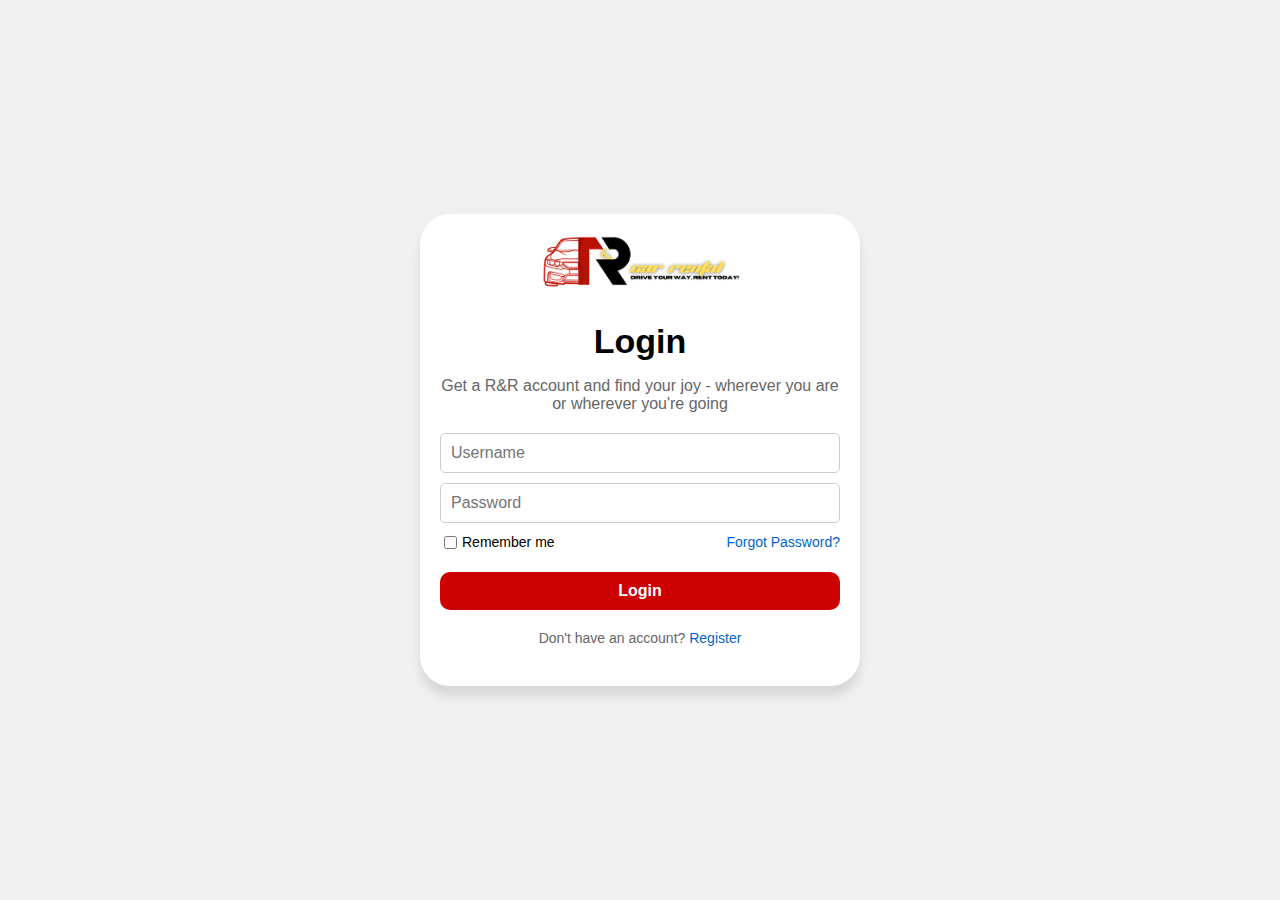
<file: index.html>
<!DOCTYPE html>
<html lang="en">
<head>
    <meta charset="UTF-8">
    <meta name="viewport" content="width=device-width, initial-scale=1.0">
    <title>Login</title>
    <link rel="stylesheet" href="login.css">
</head>
<body>
    <div class="login-container">
        <div class="form-box login-box">
            <img src="NL.png" alt="R&R Car Rental Logo" class="logo">
            <h2>Login</h2>
            <p>Get a R&R account and find your joy - wherever you are or wherever you're going</p>
            <form id="login-form" method="post" action="login.php">
                <input type="text" name="username" placeholder="Username" required>
                <input type="password" name="password" placeholder="Password" required>
                <div class="options">
                    <label>
                        <input type="checkbox" name="remember">
                        Remember me
                    </label>
                    <a href="#" class="forgot-password">Forgot Password?</a>
                </div>
                <button type="submit" class="login-button">Login</button>
            </form>
            <p class="register-link">Don't have an account? <a href="#" id="show-register">Register</a></p>
        </div>

        <div class="form-box register-box" style="display: none;">
            <img src="NL.png" alt="R&R Car Rental Logo" class="logo">
            <h2>Register</h2>
            <p>Create your R&R account and start your journey with us!</p>
            <form id="register-form" method="post" action="signup.php">
                <input type="text" name="username" placeholder="Username" required>
                <input type="email" name="email" placeholder="Email" required>
                <input type="password" name="password" placeholder="Password" required>
                <input type="password" name="confirm-password" placeholder="Confirm Password" required>
                <button type="submit" class="login-button">Register</button>
            </form>
            <p class="register-link">Already have an account? <a href="#" id="show-login">Login</a></p>
        </div>
    </div>

    <script>
        const showRegister = document.getElementById('show-register');
        const showLogin = document.getElementById('show-login');
        const loginBox = document.querySelector('.login-box');
        const registerBox = document.querySelector('.register-box');

        showRegister.addEventListener('click', () => {
            loginBox.style.display = 'none';
            registerBox.style.display = 'block';
        });

        showLogin.addEventListener('click', () => {
            registerBox.style.display = 'none';
            loginBox.style.display = 'block';
        });
    </script>
</body>
</html>
</file>
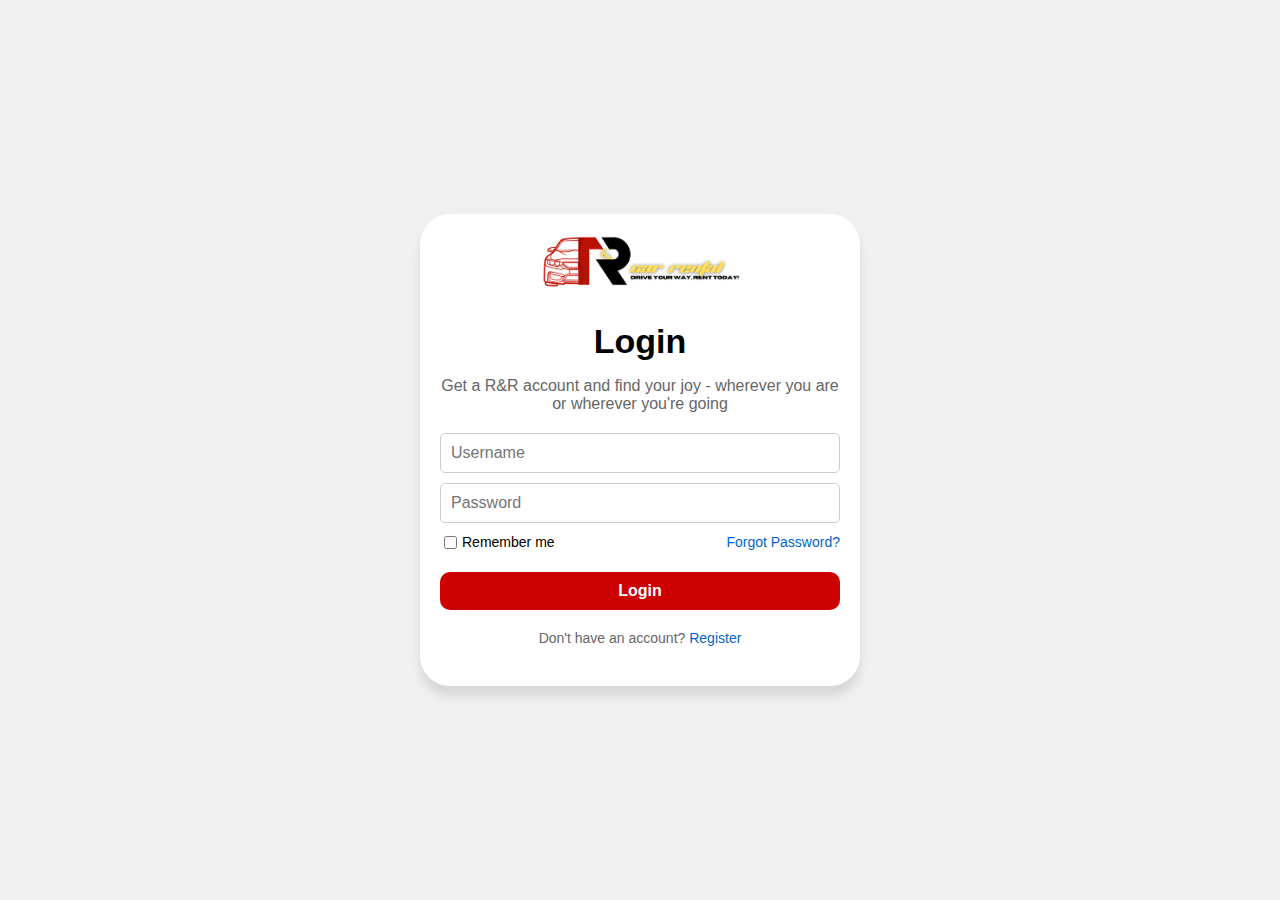
<file: login.html>
<!DOCTYPE html>
<html lang="en">
<head>
   <meta charset="UTF-8">
   <meta name="viewport" content="width=device-width, initial-scale=1.0">
   <title>Login</title>
   <link rel="stylesheet" href="login.css">
</head>
<body>
   <div class="login-container">
       <div class="form-box login-box">
           <img src="NL.png" alt="R&R Car Rental Logo" class="logo">
           <h2>Login</h2>
           <p>Get a R&R account and find your joy - wherever you are or wherever you're going</p>
           <form id="login-form">
               <input type="text" id="login-username" name="username" placeholder="Username" required>
               <input type="password" id="login-password" name="password" placeholder="Password" required>
               <div class="options">
                   <label>
                       <input type="checkbox" id="remember" name="remember">
                       Remember me
                   </label>
                   <a href="#" class="forgot-password">Forgot Password?</a>
               </div>
               <button type="submit" class="login-button">Login</button>
           </form>
           <p class="register-link">Don't have an account? <a href="#" id="show-register">Register</a></p>
           <div id="login-error" style="color: red; display: none;"></div>
       </div>

       <div class="form-box register-box" style="display: none;">
           <img src="NL.png" alt="R&R Car Rental Logo" class="logo">
           <h2>Register</h2>
           <p>Create your R&R account and start your journey with us!</p>
           <form id="register-form" action="signup.php" method="post">
               <input type="text" name="username" placeholder="Username" required>
               <input type="email" name="email" placeholder="Email" required>
               <input type="password" name="password" placeholder="Password" required>
               <input type="password" name="confirm-password" placeholder="Confirm Password" required>
               <button type="submit" class="login-button">Register</button>
           </form>
           <p class="register-link">Already have an account? <a href="#" id="show-login">Login</a></p>
       </div>
   </div>

   <script>
       const showRegister = document.getElementById('show-register');
       const showLogin = document.getElementById('show-login');
       const loginBox = document.querySelector('.login-box');
       const registerBox = document.querySelector('.register-box');

       showRegister.addEventListener('click', () => {
           loginBox.style.display = 'none';
           registerBox.style.display = 'block';
       });

       showLogin.addEventListener('click', () => {
           registerBox.style.display = 'none';
           loginBox.style.display = 'block';
       });

       document.getElementById('login-form').addEventListener('submit', function(event) {
           event.preventDefault();
           const username = document.getElementById('login-username').value;
           const password = document.getElementById('login-password').value;
           const remember = document.getElementById('remember').checked;

           const xhr = new XMLHttpRequest();
           xhr.open('POST', 'login.php', true);
           xhr.setRequestHeader('Content-Type', 'application/x-www-form-urlencoded');
           xhr.onload = function() {
               console.log(`Response: ${xhr.responseText}`);
               if (xhr.status === 200) {
                   if (xhr.responseText === 'success') {
                       window.location.href = 'rnr.html';
                   } else {
                       document.getElementById('login-error').innerText = xhr.responseText;
                       document.getElementById('login-error').style.display = 'block';
                   }
               } else {
                   console.error('Request failed.  Returned status of ' + xhr.status);
               }
           };
           console.log(`Sending: username=${username}&password=${password}&remember=${remember}`);
           xhr.send(`username=${username}&password=${password}&remember=${remember}`);
       });
   </script>
</body>
</html>
</file>
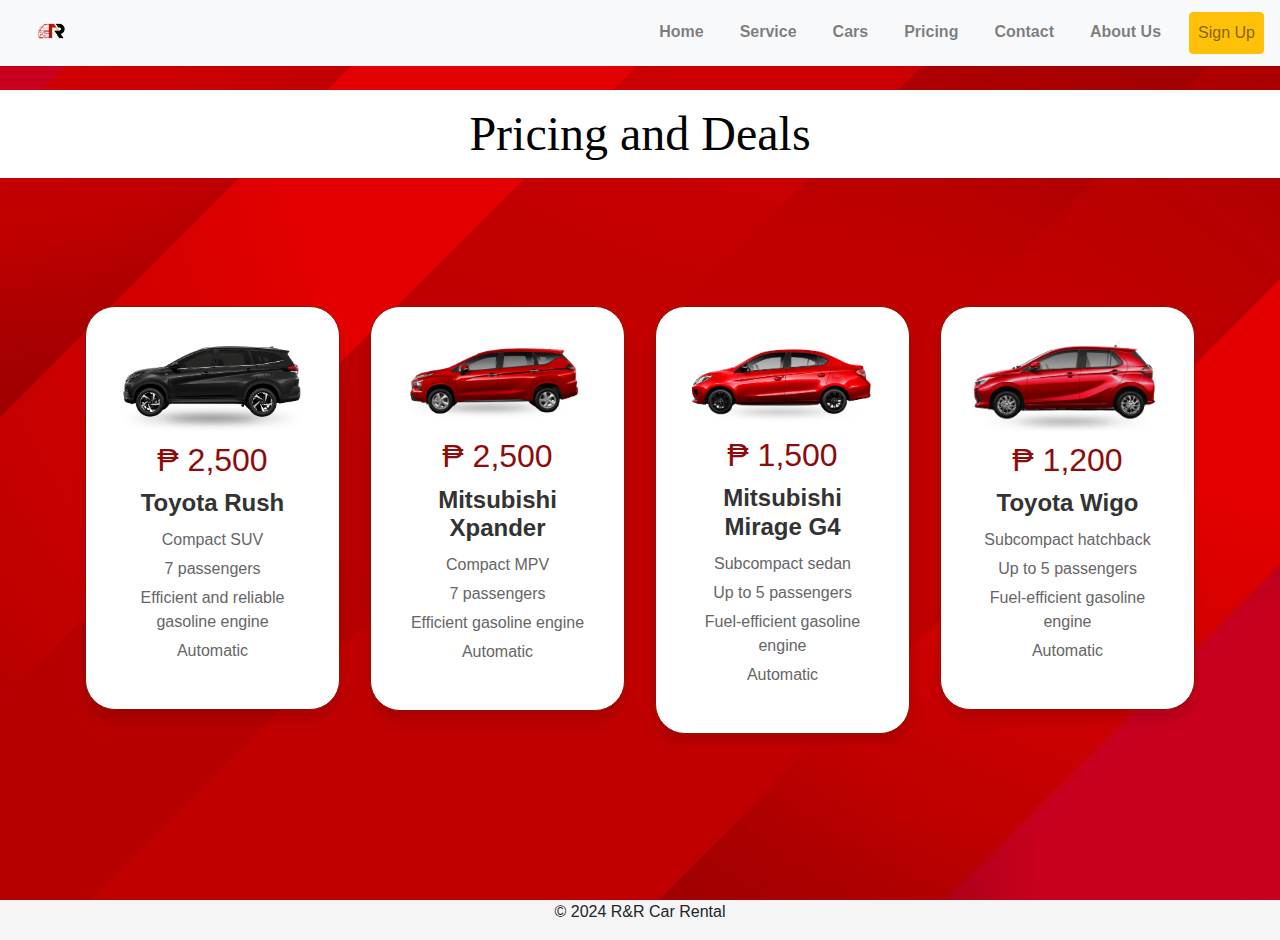
<file: pricing.html>
<!DOCTYPE html>
<html lang="en">
<head>
   <meta charset="UTF-8">
   <meta name="viewport" content="width=device-width, initial-scale=1.0">
   <title>R&R Car Rental</title>
   <link rel="stylesheet" href="https://stackpath.bootstrapcdn.com/bootstrap/4.5.2/css/bootstrap.min.css">
   <link rel="stylesheet" href="pricing.css">
</head>
<body>




   <nav class="navbar navbar-expand-lg navbar-light bg-light fixed-top">
       <a class="navbar-brand" href="#">
           <img src="logo.png" alt="R&R Logo" height="30">
       </a>
       <button class="navbar-toggler" type="button" data-toggle="collapse" data-target="#navbarNav" aria-controls="navbarNav" aria-expanded="false" aria-label="Toggle navigation">
           <span class="navbar-toggler-icon"></span>
       </button>
       <div class="collapse navbar-collapse" href="navbarNav">
           <ul class="navbar-nav ml-auto">
               <li class="nav-item">
                   <a class="nav-link" href="rnr.html#home">Home</a>
               </li>
               <li class="nav-item">
                   <a class="nav-link" href="service.html">Service</a>
               </li>
               <li class="nav-item">
                   <a class="nav-link" href="cars.html">Cars</a>
               </li>
               <li class="nav-item">
                   <a class="nav-link" href="pricing.html">Pricing</a>
               </li>
               <li class="nav-item">
                   <a class="nav-link" href="rnr.html#contact">Contact</a>
               </li>
               <li class="nav-item">
                   <a class="nav-link" href="rnr.html#about">About Us</a>
               </li>
               <li class="nav-item">
                   <a class="nav-link btn btn-warning" href="login.html">Sign Up</a>
               </li>
           </ul>
       </div>
   </nav>




   <header class="header">
       <div class="header-overlay">
           <div class="container text-center">
               <h1>Pricing and Deals</h1>
           </div>
         
           <div class="container pricing-boxes">
               <div class="row">
                   <div class="col-md-3">
                       <div class="pricing-box">
                           <img src="toyota-rush.png" alt="Toyota Rush">
                           <h2>₱ 2,500</h2>
                           <h3>Toyota Rush</h3>
                           <ul>
                               <li>Compact SUV</li>
                               <li>7 passengers</li>
                               <li>Efficient and reliable gasoline engine</li>
                               <li>Automatic</li>
                           </ul>
                       </div>
                   </div>
                   <div class="col-md-3">
                       <div class="pricing-box">
                           <img src="mitsubishi-xpander.png" alt="Mitsubishi Xpander">
                           <h2>₱ 2,500</h2>
                           <h3>Mitsubishi Xpander</h3>
                           <ul>
                               <li>Compact MPV</li>
                               <li>7 passengers</li>
                               <li>Efficient gasoline engine</li>
                               <li>Automatic</li>
                           </ul>
                       </div>
                   </div>
                   <div class="col-md-3">
                       <div class="pricing-box">
                           <img src="mitsubishi-mirage.png" alt="Mitsubishi Mirage G4">
                           <h2>₱ 1,500</h2>
                           <h3>Mitsubishi Mirage G4</h3>
                           <ul>
                               <li>Subcompact sedan</li>
                               <li>Up to 5 passengers</li>
                               <li>Fuel-efficient gasoline engine</li>
                               <li>Automatic</li>
                           </ul>
                       </div>
                   </div>
                   <div class="col-md-3">
                       <div class="pricing-box">
                           <img src="toyota-wigo.png" alt="Toyota Wigo">
                           <h2>₱ 1,200</h2>
                           <h3>Toyota Wigo</h3>
                           <ul>
                               <li>Subcompact hatchback</li>
                               <li>Up to 5 passengers</li>
                               <li>Fuel-efficient gasoline engine</li>
                               <li>Automatic</li>
                           </ul>
                       </div>
                   </div>
               </div>
           </div>
       </div>
   </header>




   <footer class="footer text-center">
       <p>&copy; 2024 R&R Car Rental</p>
   </footer>




</body>
</html>
</file>
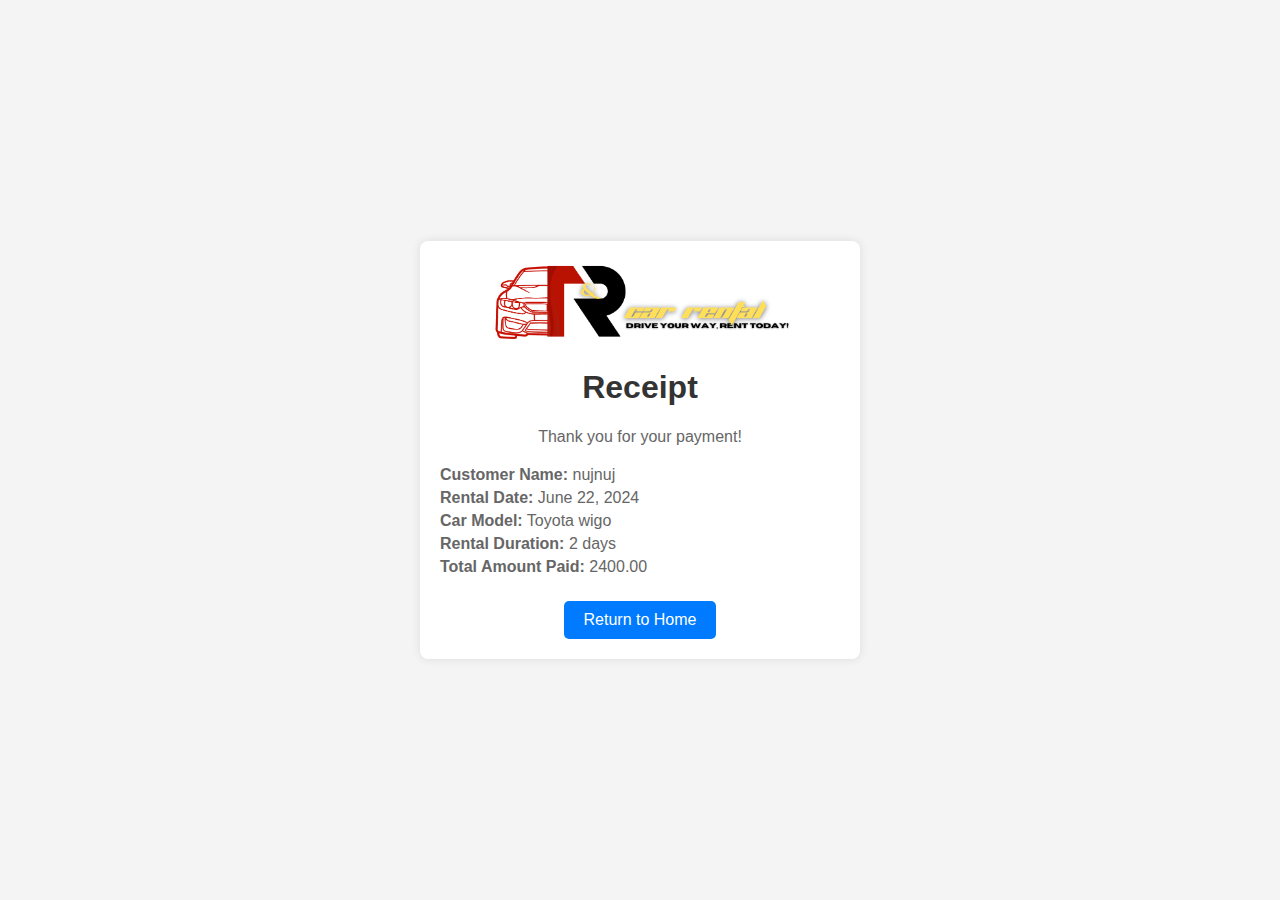
<file: receipt.html>
<!DOCTYPE html>
<html lang="en">
<head>
   <meta charset="UTF-8">
   <meta name="viewport" content="width=device-width, initial-scale=1.0">
   <title>Car Rental Service</title>
   <link rel="stylesheet" href="receipt.css">
</head>
<body>


   <div id="receipt-container" class="container">
       <img src="NL.png" alt="R&R Car Rental Logo" class="logo">
       <h1>Receipt</h1>
       <p>Thank you for your payment!</p>
       <div class="receipt-details">
           <p><strong>Customer Name:</strong> nujnuj</p>
           <p><strong>Rental Date:</strong> June 22, 2024</p>
           <p><strong>Car Model:</strong> Toyota wigo</p>
           <p><strong>Rental Duration:</strong> 2 days</p>
           <p><strong>Total Amount Paid:</strong> 2400.00</p>
       </div>
       <a href="rnr.html" class="btn">Return to Home</a>
   </div>


</body>
</html>
</file>
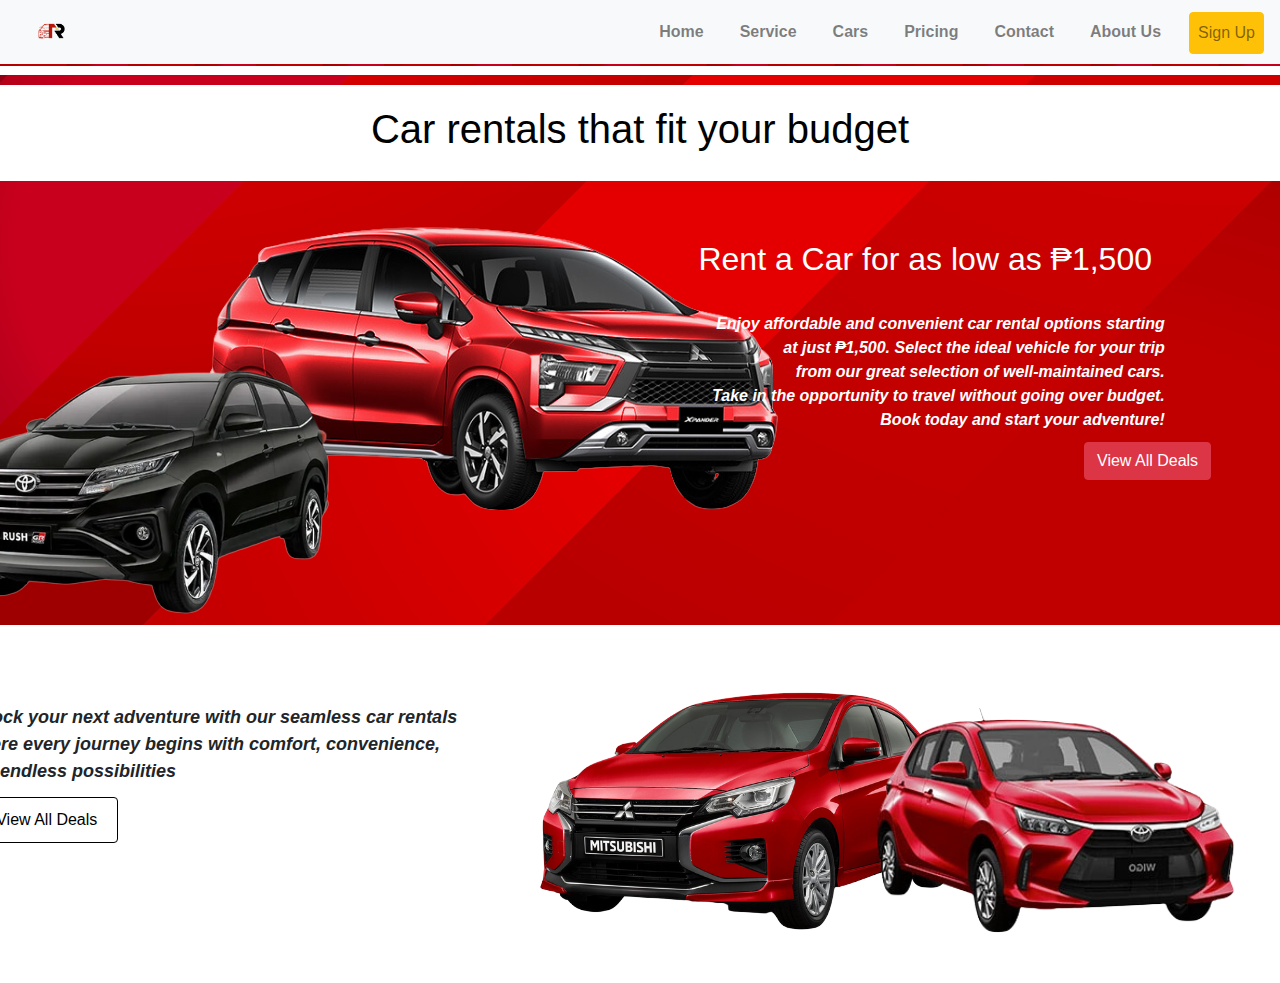
<file: service.html>
<!DOCTYPE html>
<html lang="en">
<head>
    <meta charset="UTF-8">
    <meta name="viewport" content="width=device-width, initial-scale=1.0">
    <title>R&R Car Rental</title>
    <link rel="stylesheet" href="https://stackpath.bootstrapcdn.com/bootstrap/4.5.2/css/bootstrap.min.css">
    <link rel="stylesheet" href="service.css">
</head>
    <body>
        <nav class="navbar navbar-expand-lg navbar-light bg-light fixed-top">
            <a class="navbar-brand" href="#">
                <img src="logo.png" alt="R&R Logo" height="50">
            </a>
            <button class="navbar-toggler" type="button" data-toggle="collapse" data-target="#navbarNav" aria-controls="navbarNav" aria-expanded="false" aria-label="Toggle navigation">
                <span class="navbar-toggler-icon"></span>
            </button>
            <div class="collapse navbar-collapse" id="navbarNav">
                <ul class="navbar-nav ml-auto">
                    <li class="nav-item">
                        <a class="nav-link" href="rnr.html">Home</a>
                    </li>
                    <li class="nav-item">
                        <a class="nav-link" href="service.html">Service</a>
                    </li>
                    <li class="nav-item">
                        <a class="nav-link" href="cars.html">Cars</a>
                    </li>
                    <li class="nav-item">
                        <a class="nav-link" href="pricing.html">Pricing</a>
                    </li>
                    <li class="nav-item">
                        <a class="nav-link" href="rnr.html#contact">Contact</a>
                    </li>
                    <li class="nav-item">
                        <a class="nav-link" href="rnr.html#about">About Us</a>
                    </li>
                    <li class="nav-item">
                        <a class="nav-link btn btn-warning" href="login.html">Sign Up</a>
                    </li>
                </ul>
            </div>
        </nav>


                    <section id="service" style="padding-top: 80px;">
                        <div class="bg-photo">
                            <img src="bg.png" alt="Background">
                            <div class="header-overlay">
                                <div class="container text-center">
                                    <div class="white-bg">
                                        <h1>Car rentals that fit your budget</h1>
                                    </div>
                                    <div class="rent-info">
                                        <div class="rent-photo">
                                            <img src="rent.png" alt="Car Photo">
                                        </div>
                                        <div class="rent-details">
                                            <h2>Rent a Car for as low as ₱1,500</h2>
                                            <p>Enjoy affordable and convenient car rental options starting<br>
                                                at just ₱1,500. Select the ideal vehicle for your trip<br>
                                                from our great selection of well-maintained cars.<br>
                                                Take in the opportunity to travel without going over budget.<br>
                                                Book today and start your adventure!</p>
                                        </div>
                                        <div class="rent-button">
                                            <a href="pricing.html" class="btn btn-danger">View All Deals</a>
                                        </div>
                                    </div>
                                </div>
                            </div>
                        </div>
                    </section>

                    <main>
                        <div class="container text-center">
                            <div class="main-info">
                                <div class="main-photo">
                                    <img src="ulcopy.png" alt="Main Photo">
                                </div>
                                <div class="main-details">
                                    <p>Unlock your next adventure with our seamless car rentals <br>
                                    Where every journey begins with comfort, convenience, <br>
                                    and endless possibilities</p>
                                </div>
                                <div class="main-button">
                                    <a href="pricing.html" class="btn btn-outline-dark">View All Deals</a>
                                </div>
                            </div>
                        </div>
                    </main>
</body>
</html>
</file>
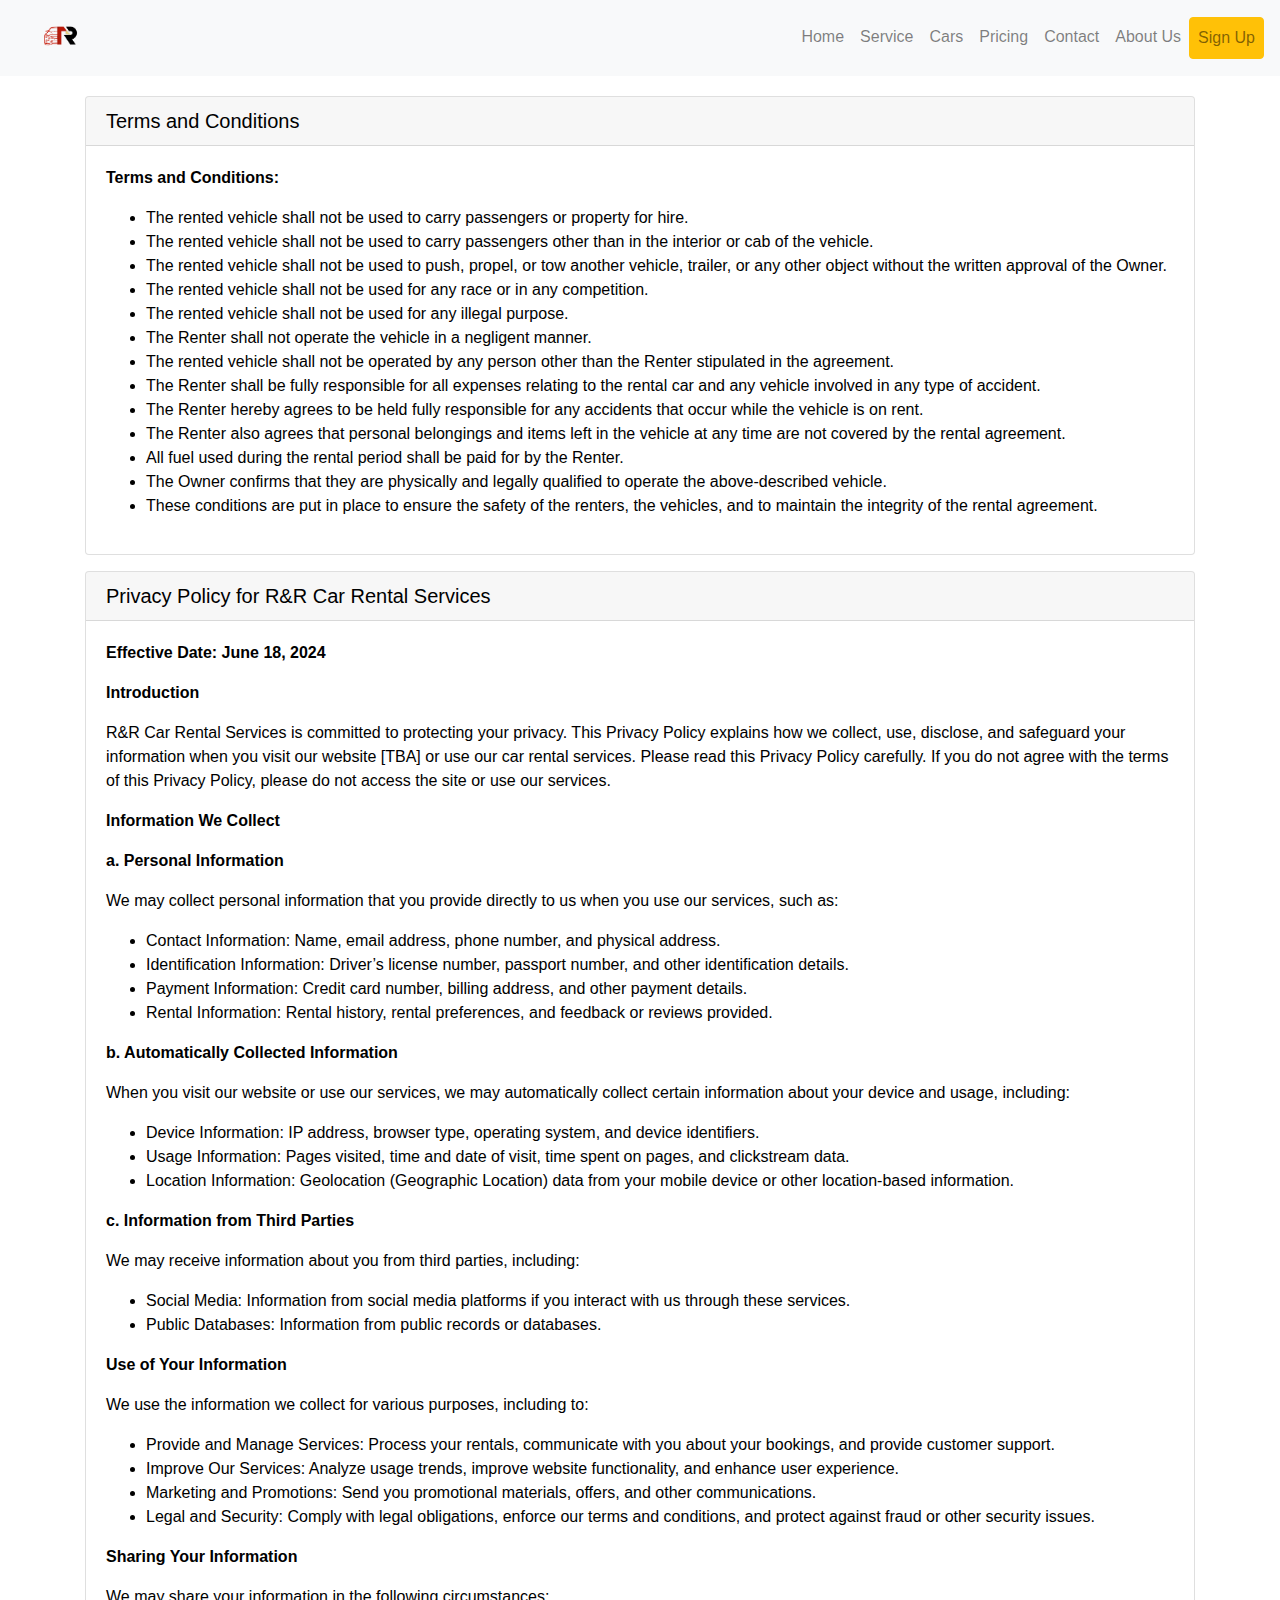
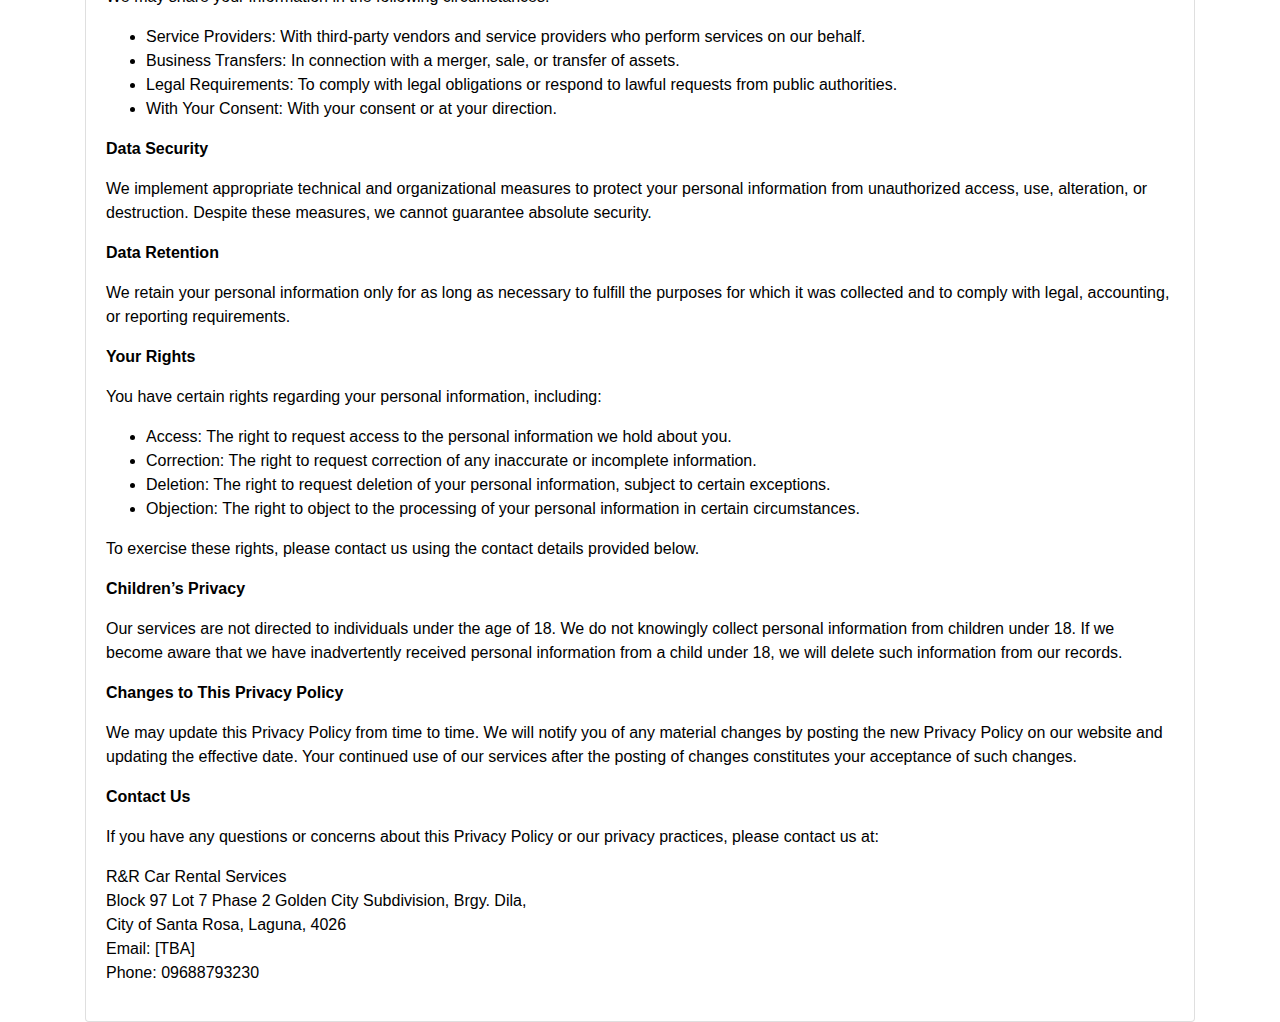
<file: terms.html>
<!DOCTYPE html>
<html lang="en">
<head>
    <meta charset="UTF-8">
    <meta name="viewport" content="width=device-width, initial-scale=1.0">
    <title>R&R Car Rental</title>
    <link rel="stylesheet" href="https://stackpath.bootstrapcdn.com/bootstrap/4.5.2/css/bootstrap.min.css">
    <style>
        body {
    color: black;
}
    </style>
</head>
<body>
    <nav class="navbar navbar-expand-lg navbar-light bg-light fixed-top">
        <a class="navbar-brand" href="#">
            <img src="logo.png" alt="R&R Logo" height="50">
        </a>
        <button class="navbar-toggler" type="button" data-toggle="collapse" data-target="#navbarNav" aria-controls="navbarNav" aria-expanded="false" aria-label="Toggle navigation">
            <span class="navbar-toggler-icon"></span>
        </button>
        <div class="collapse navbar-collapse" id="navbarNav">
            <ul class="navbar-nav ml-auto">
                <li class="nav-item">
                    <a class="nav-link" href="rnr.html">Home</a>
                </li>
                <li class="nav-item">
                    <a class="nav-link" href="service.html">Service</a>
                </li>
                <li class="nav-item">
                    <a class="nav-link" href="cars.html">Cars</a>
                </li>
                <li class="nav-item">
                    <a class="nav-link" href="pricing.html">Pricing</a>
                </li>
                <li class="nav-item">
                    <a class="nav-link" href="#contact">Contact</a>
                </li>
                <li class="nav-item">
                    <a class="nav-link" href="#about">About Us</a>
                </li>
                <li class="nav-item">
                    <a class="nav-link btn btn-warning" href="login.html">Sign Up</a>
                </li>
            </ul>
        </div>
    </nav>
 
    <div class="container mt-5 pt-5">
        <div class="card">
            <div class="card-header" id="termsHeader">
                <h5 class="mb-0">
                    Terms and Conditions
                </h5>
            </div>
            <div id="terms" class="collapse show" aria-labelledby="termsHeader">
                <div class="card-body">
                    <p><b>Terms and Conditions:</b></p>
                    <ul>
                        <li>The rented vehicle shall not be used to carry passengers or property for hire.</li>
                        <li>The rented vehicle shall not be used to carry passengers other than in the interior or cab of the vehicle.</li>
                        <li>The rented vehicle shall not be used to push, propel, or tow another vehicle, trailer, or any other object without the written approval of the Owner.</li>
                        <li>The rented vehicle shall not be used for any race or in any competition.</li>
                        <li>The rented vehicle shall not be used for any illegal purpose.</li>
                        <li>The Renter shall not operate the vehicle in a negligent manner.</li>
                        <li>The rented vehicle shall not be operated by any person other than the Renter stipulated in the agreement.</li>
                        <li>The Renter shall be fully responsible for all expenses relating to the rental car and any vehicle involved in any type of accident.</li>
                        <li>The Renter hereby agrees to be held fully responsible for any accidents that occur while the vehicle is on rent.</li>
                        <li>The Renter also agrees that personal belongings and items left in the vehicle at any time are not covered by the rental agreement.</li>
                        <li>All fuel used during the rental period shall be paid for by the Renter.</li>
                        <li>The Owner confirms that they are physically and legally qualified to operate the above-described vehicle.</li>
                        <li>These conditions are put in place to ensure the safety of the renters, the vehicles, and to maintain the integrity of the rental agreement.</li>
                    </ul>
                </div>
            </div>
        </div>
 
        <div class="card mt-3">
            <div class="card-header" id="privacyHeader">
                <h5 class="mb-0">
                    Privacy Policy for R&R Car Rental Services
                </h5>
            </div>
            <div id="privacy" class="collapse show" aria-labelledby="privacyHeader">
                <div class="card-body">
                    <p><b>Effective Date: June 18, 2024</b></p>
                    <p><b>Introduction</b></p>
                    <p>R&R Car Rental Services is committed to protecting your privacy. This Privacy Policy explains how we collect, use, disclose, and safeguard your information when you visit our website [TBA] or use our car rental services. Please read this Privacy Policy carefully. If you do not agree with the terms of this Privacy Policy, please do not access the site or use our services.</p>
                    <p><b>Information We Collect</b></p>
                    <p><b>a. Personal Information</b></p>
                    <p>We may collect personal information that you provide directly to us when you use our services, such as:</p>
                    <ul>
                        <li>Contact Information: Name, email address, phone number, and physical address.</li>
                        <li>Identification Information: Driver’s license number, passport number, and other identification details.</li>
                        <li>Payment Information: Credit card number, billing address, and other payment details.</li>
                        <li>Rental Information: Rental history, rental preferences, and feedback or reviews provided.</li>
                    </ul>
                    <p><b>b. Automatically Collected Information</b></p>
                    <p>When you visit our website or use our services, we may automatically collect certain information about your device and usage, including:</p>
                    <ul>
                        <li>Device Information: IP address, browser type, operating system, and device identifiers.</li>
                        <li>Usage Information: Pages visited, time and date of visit, time spent on pages, and clickstream data.</li>
                        <li>Location Information: Geolocation (Geographic Location) data from your mobile device or other location-based information.</li>
                    </ul>
                    <p><b>c. Information from Third Parties</b></p>
                    <p>We may receive information about you from third parties, including:</p>
                    <ul>
                        <li>Social Media: Information from social media platforms if you interact with us through these services.</li>
                        <li>Public Databases: Information from public records or databases.</li>
                    </ul>
                    <p><b>Use of Your Information</b></p>
                    <p>We use the information we collect for various purposes, including to:</p>
                    <ul>
                        <li>Provide and Manage Services: Process your rentals, communicate with you about your bookings, and provide customer support.</li>
                        <li>Improve Our Services: Analyze usage trends, improve website functionality, and enhance user experience.</li>
                        <li>Marketing and Promotions: Send you promotional materials, offers, and other communications.</li>
                        <li>Legal and Security: Comply with legal obligations, enforce our terms and conditions, and protect against fraud or other security issues.</li>
                    </ul>
                    <p><b>Sharing Your Information</b></p>
                    <p>We may share your information in the following circumstances:</p>
                    <ul>
                        <li>Service Providers: With third-party vendors and service providers who perform services on our behalf.</li>
                        <li>Business Transfers: In connection with a merger, sale, or transfer of assets.</li>
                        <li>Legal Requirements: To comply with legal obligations or respond to lawful requests from public authorities.</li>
                        <li>With Your Consent: With your consent or at your direction.</li>
                    </ul>
                    <p><b>Data Security</b></p>
                    <p>We implement appropriate technical and organizational measures to protect your personal information from unauthorized access, use, alteration, or destruction. Despite these measures, we cannot guarantee absolute security.</p>
                    <p><b>Data Retention</b></p>
                    <p>We retain your personal information only for as long as necessary to fulfill the purposes for which it was collected and to comply with legal, accounting, or reporting requirements.</p>
                    <p><b>Your Rights</b></p>
                    <p>You have certain rights regarding your personal information, including:</p>
                    <ul>
                        <li>Access: The right to request access to the personal information we hold about you.</li>
                        <li>Correction: The right to request correction of any inaccurate or incomplete information.</li>
                        <li>Deletion: The right to request deletion of your personal information, subject to certain exceptions.</li>
                        <li>Objection: The right to object to the processing of your personal information in certain circumstances.</li>
                    </ul>
                    <p>To exercise these rights, please contact us using the contact details provided below.</p>
                    <p><b>Children’s Privacy</b></p>
                    <p>Our services are not directed to individuals under the age of 18. We do not knowingly collect personal information from children under 18. If we become aware that we have inadvertently received personal information from a child under 18, we will delete such information from our records.</p>
                    <p><b>Changes to This Privacy Policy</b></p>
                    <p>We may update this Privacy Policy from time to time. We will notify you of any material changes by posting the new Privacy Policy on our website and updating the effective date. Your continued use of our services after the posting of changes constitutes your acceptance of such changes.</p>
                    <p><b>Contact Us</b></p>
                    <p>If you have any questions or concerns about this Privacy Policy or our privacy practices, please contact us at:</p>
                    <address>
                        R&R Car Rental Services<br>
                        Block 97 Lot 7 Phase 2 Golden City Subdivision, Brgy. Dila,<br>
                        City of Santa Rosa, Laguna, 4026<br>
                        Email: [TBA]<br>
                        Phone: 09688793230
                    </address>
                </div>
            </div>
        </div>
    </div>
 
    <script src="https://code.jquery.com/jquery-3.5.1.slim.min.js"></script>
    <script src="https://cdn.jsdelivr.net/npm/@popperjs/core@2.9.2/dist/umd/popper.min.js"></script>
    <script src="https://stackpath.bootstrapcdn.com/bootstrap/4.5.2/js/bootstrap.min.js"></script>
</body>
</html>
</file>
<file: login.css>
body {
    font-family: Arial, sans-serif;
    background-color: #f0f0f0;
    display: flex;
    justify-content: center;
    align-items: center;
    height: 100vh;
    margin: 0;
 }
 
 
 .login-container {
    display: flex;
    justify-content: center;
    align-items: center;
    width: 100%;
    max-width: 400px;
    padding: 20px;
    background-color: #fff;
    border-radius: 30px;
    border: #000000;
    box-shadow: 0 10px 10px rgba(0, 0, 0, 0.1);
    overflow: auto;
 }
 
 
 .form-box {
    width: 100%;
    text-align: center;
   
 
 
 }
 
 
 .logo {
    width: 200px;
    margin-bottom: 1px;
    overflow: auto;
 }
 
 
 h2 {
    margin-bottom: 10px;
    font-size: 34px;
 }
 
 
 p {
    color: #666;
    margin-bottom: 20px;
 
 
 }
 
 
 form {
    display: flex;
    flex-direction: column;
   
 }
 
 
 input[type="text"], input[type="email"], input[type="password"] {
    padding: 10px;
    margin-bottom: 10px;
    border: 1px solid #ccc;
    border-radius: 5px;
    font-size: 16px;
 }
 
 
 .options {
    display: flex;
    justify-content: space-between;
    align-items: center;
    margin-bottom: 20px;
 }
 
 
 .options label {
    display: flex;
    align-items: center;
    font-size: 14px;
 }
 
 
 .options input {
    margin-right: 5px;
 }
 
 
 .forgot-password {
    font-size: 14px;
    color: #0066cc;
    text-decoration: none;
 }
 
 
 .forgot-password:hover {
    text-decoration: underline;
 }
 
 
 .login-button {
    background-color: #cc0000;
    color: #fff;
    padding: 10px;
    border: black;
    border-radius: 10px;
    font-size: 16px;
    font-weight: bolder;
    cursor: pointer;
    &:hover {
        background-color: #ffc400;
    }
 }
 
 
 .register-link {
    margin-top: 20px;
    font-size: 14px;
 }
 
 
 .register-link a {
    color: #0066cc;
    text-decoration: none;
 }
 
 
 .register-link a:hover {
    text-decoration: underline;
 }
</file>
<file: pricing.css>
body {
    font-family: Arial, sans-serif;
    margin: 0;
    padding: 20;
    background-color: #f5f5f5;
    overflow: auto;
}

.header {
    position: relative;
    background: url('mainB.png') no-repeat center center;
    background-size: cover;
    color: rgb(255, 255, 255);
    padding: 100px 20px;
    text-align: center;
    height: 100vh;
    overflow: auto;
    white-space: normal;
}
 
.header h1 {
    font-size: 3rem;
    background-color: rgb(255, 255, 255);
    display: flex;
    justify-content: center;
    padding: 15px;
    color: black;
    position: absolute;
    top: 10%;
    font-family: 'Times New Roman', Times, serif;
    left: 0;
    right: 0;
    margin: auto;
    width: 100%;
    box-sizing: border-box;
}
 
.header-overlay {
    position: absolute;
    top: 0;
    left: 0;
    right: 0;
    bottom: 0;
    display: flex;
    flex-direction: column;
    justify-content: center;
    align-items: center;
    padding: 20px;
}
 
.navbar-brand img {
    height:40px;
}
 
.logo img {
    height: 100px;
}
 
nav ul {
    list-style: none;
    margin: 0;
    padding: 0;
    display: flex;
    gap: 20px;
}
 
nav ul li a {
    text-decoration: none;
    color: black;
    font-weight: bold;
}
 
 
.pricing-boxes {
    margin-top: 150px;
    overflow: auto;
    size-adjust: auto;
}
 
 
.pricing-box {
    background-color: #ffffff;
    border: 1px solid #901100;
    border-radius: 30px;
    padding: 30px;
    text-align: center;
    margin-bottom: 10px;
    box-shadow: 0 10px 10px rgba(0, 0, 0, 0.1);
    transition: box-shadow 0.3s ease-in-out;
    overflow: auto;
    size-adjust: auto;
}
 
 
.pricing-box:hover {
    background-color:  #ffc800;
}
 
 
.pricing-box:hover {
    box-shadow: 0 8px 16px rgba(0, 0, 0, 0.2);
}
 
 
.pricing-box img {
    max-width: 100%;
    border-radius: 8px;
    margin-bottom: 10px;
    overflow: auto;
}
 
 
.pricing-box h2 {
    font-size: 2rem;
    color: #8d0b0b;
    margin-bottom: 10px;
}
 
 
.pricing-box h3 {
    font-size: 1.5rem;
    font-weight: bolder;
    color: #333;
    margin-bottom: 10px;
}
 
 
.pricing-box ul {
    list-style-type: none;
    padding: 0;
}

.pricing-box ul li {
    font-size: 1rem;
    color: #666;
    margin-bottom: 5px;
}

@media (min-width: 1200px) {
    .col-md-3 { max-width: 1140px; }
}

@media (min-width: 768px) and (max-width: 1199px) {
    .col-md-3 { max-width: 720px; }
}


@media (max-width: 767px) {
    .col-md-3 { max-width: 100%; }
}
</file>
<file: receipt.css>
body {
    font-family: Arial, sans-serif;
    background-color: #f4f4f4;
    margin: 0;
    padding: 0;
    display: flex;
    justify-content: center;
    align-items: center;
    height: 100vh;
 }
 
 
 .container {
    background-color: #fff;
    border-image:url(mainB.png) 5px ;
    padding: 20px;
    border-radius: 8px;
    box-shadow: 0 0 10px rgba(0, 0, 0, 0.1);
    text-align: center;
    max-width: 400px;
    width: 100%;
 }
 .logo {
    width: 300px;
    margin-bottom: 1px;
    overflow: auto;
 }
 h1 {
    color: #333;
 }
 
 
 p {
    color: #666;
    margin: 10px 0;
 }
 
 
 .btn {
    display: inline-block;
    margin-top: 20px;
    padding: 10px 20px;
    background-color: #007bff;
    color: #fff;
    text-decoration: none;
    border-radius: 5px;
    transition: background-color 0.3s ease;
 }
 
 
 .btn:hover {
    background-color: #0056b3;
 }
 
 
 .receipt-details {
    text-align: left;
    margin-top: 20px;
 }
 
 
 .receipt-details p {
    margin: 5px 0;
 }
</file>
<file: service.css>
#service {
    padding-top: 50px;
    position: relative;
    overflow: hidden;
}

.header {
    position: relative;
    background: url('mainB.png') no-repeat center center;
    background-size: cover;
    color: rgb(255, 255, 255);
    padding: 100px 20px;
    text-align: center;
    height: 100vh;
    overflow: auto;
    white-space: normal;
}

.header h1 {
    font-size: 3rem;
    background-color: rgb(255, 255, 255);
    display: flex;
    justify-content: center;
    padding: 15px;
    color: black;
    position: absolute;
    top: 10%;
    font-family: 'Times New Roman', Times, serif;
    left: 0;
    right: 0;
    margin: auto;
    width: 100%;
    box-sizing: border-box;
}

.navbar-brand img {
    height:40px;
}
 
.logo img {
    height: 100px;
}
 
nav ul {
    list-style: none;
    margin: 0;
    padding: 0;
    display: flex;
    gap: 20px;
}
 
nav ul li a {
    text-decoration: none;
    color: black;
    font-weight: bold;
}

.navbar {
    border-image-source: url(mainB.png);
    border-image-slice: 30; 
    border-image-width: 0 0 2px 0; 
    border-image-outset: 0;
    border-image-repeat: round
    
}

.bg-photo {
    position: relative;
    overflow: hidden;
    top: -5px;
    height: 550px;
}
 
.header-overlay {
    position: absolute;
    top: 0;
    left: 0;
    right: 0;
    bottom: 0;
    display: flex;
    flex-direction: column;
    justify-content: center;
    align-items: center;
    padding: 20px;
}
 
.white-bg {
    font-size: 3rem;
    background-color: rgb(255, 255, 255); 
    display: flex;
    justify-content: center;
    padding: 20px;
    color: black;
    position: absolute;
    top: 1.8%;
    left: 0;
    right: 0;
    margin: auto;
    width: 100%;
    box-sizing: border-box;
}

.rent-info {
    text-align: right;
    color: #fff;
}

.rent-photo img {
    max-width: 100%;
    height: auto;
    display: block;
    margin-bottom: -5px;
    margin-left: -800px;
    position: absolute;
    top: 1.5%;
    left: 50%;
}

.rent-details {
    margin-top: 20px;
}

.rent-details h2 {
    position: absolute;
    margin-bottom: -5px;
    margin-left: 100px;
    margin: auto;
    width: 100%;
    color: #fff;
    top: 30%;
    left: -10%;
}

.rent-details p {
    position: absolute;
    margin-bottom: -5px;
    margin-left: 100px;
    font-weight: bolder;
    font-style: oblique;
    margin: auto;
    width: 100%;
    color: #fff;
    top: 43%;
    left: -9%;
}

.rent-details a {
    color: #ffffff;
    margin-top: 180px;

}

.main-info {
    display: flex;
    justify-content: space-between;
    align-items: center;

}

.main-photo {
    text-align: right;
    margin-right: -100px;
    position: absolute;
    right: 10%;
    height: auto;
    margin-top: 160px;
}

.main-photo img {
    max-width: 100%;
}

.main-details {
    flex: 1;
    text-align: left;
    padding-left: 20px;
    margin-top: 80px ;
}

.rent-button {
    margin-top: 20%;
    text-align: left;
    position: relative;
    left: 90%;
}

.rent-button a {
    color: #ffffff;
}

.main-button {
    margin-top: 190px;
    position: relative;
    right: 85.5%;
    
}

.main-button a {
    color: #000;
    text-decoration: none;
    padding: 10px 20px;
    border: 1px solid #000;
    background-color: transparent;
    border-radius: 4px;
    display: inline-block;
    cursor: pointer;
}

.main-button a:hover {
    background-color: #000;
    color: #fff;
}

.main-details p {
    margin-left: -15%;
    margin-top: -5%;
    font-size: large;
    font-style: italic;
    font-weight: bolder;
}

.main-button {
    position: relative;
    left: -97%;
    margin-top: 10%;
    padding-top: 5%;
}

@media (max-width: 1200px) {
    body {
        color: rgb(0, 0, 0);
    }
    .rent-photo img {
        max-width: 60%;
        height: auto;
        display: block;
        margin-top: 40px;
        margin-left: -56%;

    }

    .rent-details h2, .rent-details p {
        left: -2%;
        margin-left: 0;
    }

    .rent-button {
        left: 90%;
        padding-top: 5%;
    }

    .main-photo img {
        max-width: 70%;
        height: auto;
        display: block;
        margin-left: 30%;
    }
    .main-photo {
        margin-right: 0;
        right: 0;
    }

    .main-details p {
        margin-left: -10%;
        margin-top: -5%;
    }

    .main-button {
        position: relative;
        left: -55%;
        margin-top: 10%;
        padding-top: 5%;
    }
}

@media (max-width: 992px) {
   
    .rent-photo img {
        max-width: 70%;
        height: auto;
        display: block;
        margin-top: 130px;
        margin-left: -56%;

    }

    .rent-details h2, .rent-details p {
        left: -2%;
        margin-left: 0;
    }

    .rent-button {
        left: 90%;
        padding-top: 20%;
    }

    .main-photo img {
        max-width: 70%;
        height: auto;
        display: block;
        margin-left: 30%;
    }
    .main-photo {
        margin-right: 0;
        right: 0;
    }

    .main-details p {
        margin-left: -15%;
        margin-top: -5%;
    }

    .main-button {
        position: relative;
        left: -88%;
        margin-top: 25%;

    }
}


@media (max-width: 600px)  {
   
    .rent-photo img {
        max-width: 60%;
        height: auto;
        display: block;
        margin-top: 320px;
        left: 100%;
    }

    .main-photo img {
        max-width: 60%;
        height: auto;
        display: block;
        margin-top: 40px;
        position: relative;
        margin-left: 110px;
        padding-top: 5%;
    }
    .rent-button {
        left: 3%;
        margin-top: 250px;
    }
    .rent-details h2, .rent-details p {
        text-align: left;
        left: 6%;
    }

    .main-details p {
    text-align: center;
    margin-left: 30%;
    margin-bottom: 60%;
    margin-top: -23%;
    padding-bottom: 5%;
    }

    .main-button {
        position: relative;
        left: -40%;
        margin-top: -1%;
        padding-top: 5%;
    }
    .header h1, .white-bg {
        font-size: 2rem;
    }
}
</file>
